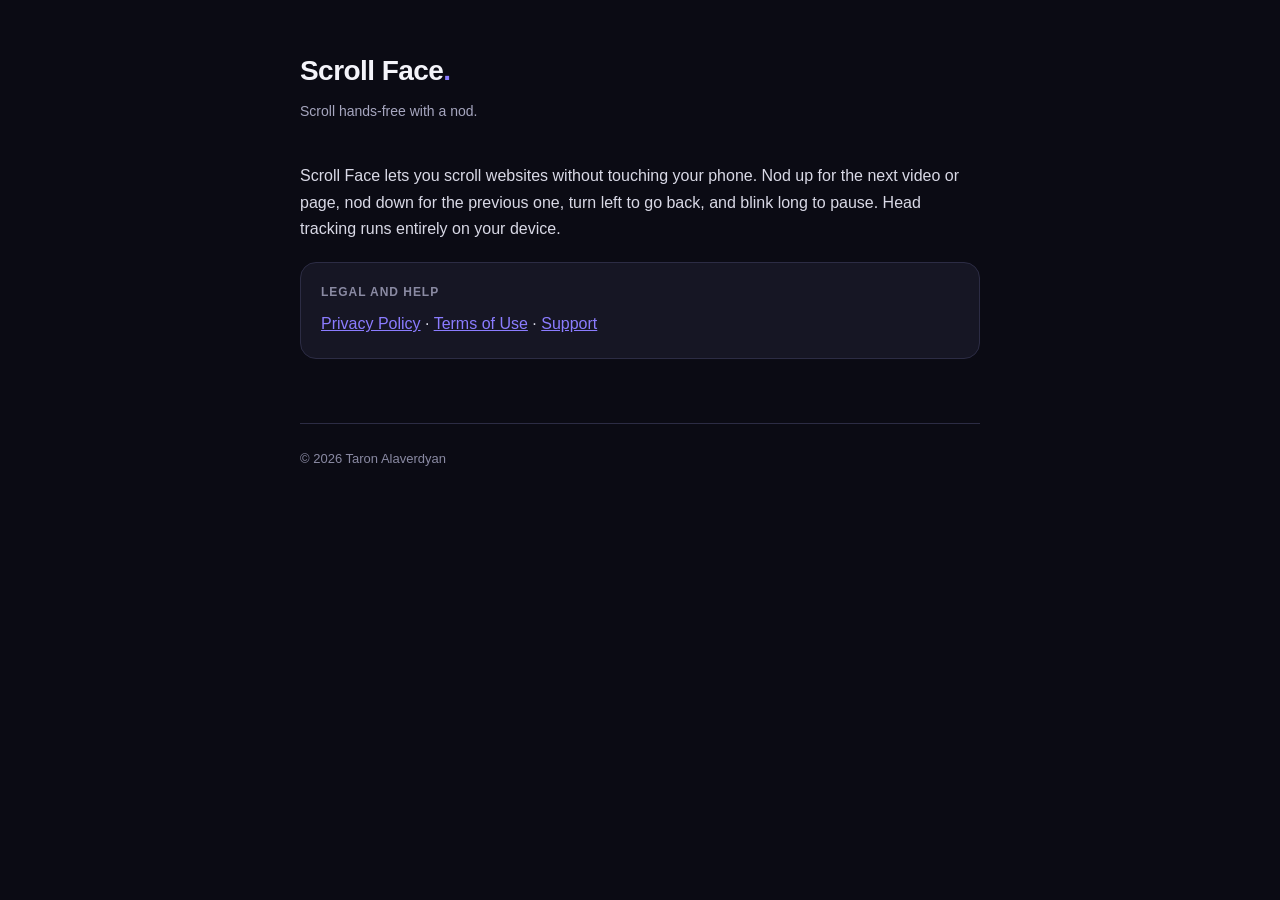
<file: index.html>
<!doctype html>
<html lang="en">
  <head>
    <meta charset="utf-8" />
    <meta name="viewport" content="width=device-width,initial-scale=1" />
    <title>Scroll Face</title>
    <link rel="stylesheet" href="style.css" />
  </head>
  <body>
    <div class="wrap">
      <a class="brand" href="./">Scroll Face<span>.</span></a>
      <p class="tag">Scroll hands-free with a nod.</p>

      <p>
        Scroll Face lets you scroll websites without touching your phone. Nod up for the next video
        or page, nod down for the previous one, turn left to go back, and blink long to pause. Head
        tracking runs entirely on your device.
      </p>

      <div class="card">
        <span class="label">Legal and help</span>
        <p style="margin: 0">
          <a href="privacy.html">Privacy Policy</a> · <a href="terms.html">Terms of Use</a> ·
          <a href="support.html">Support</a>
        </p>
      </div>

      <footer>© 2026 Taron Alaverdyan</footer>
    </div>
  </body>
</html>
</file>
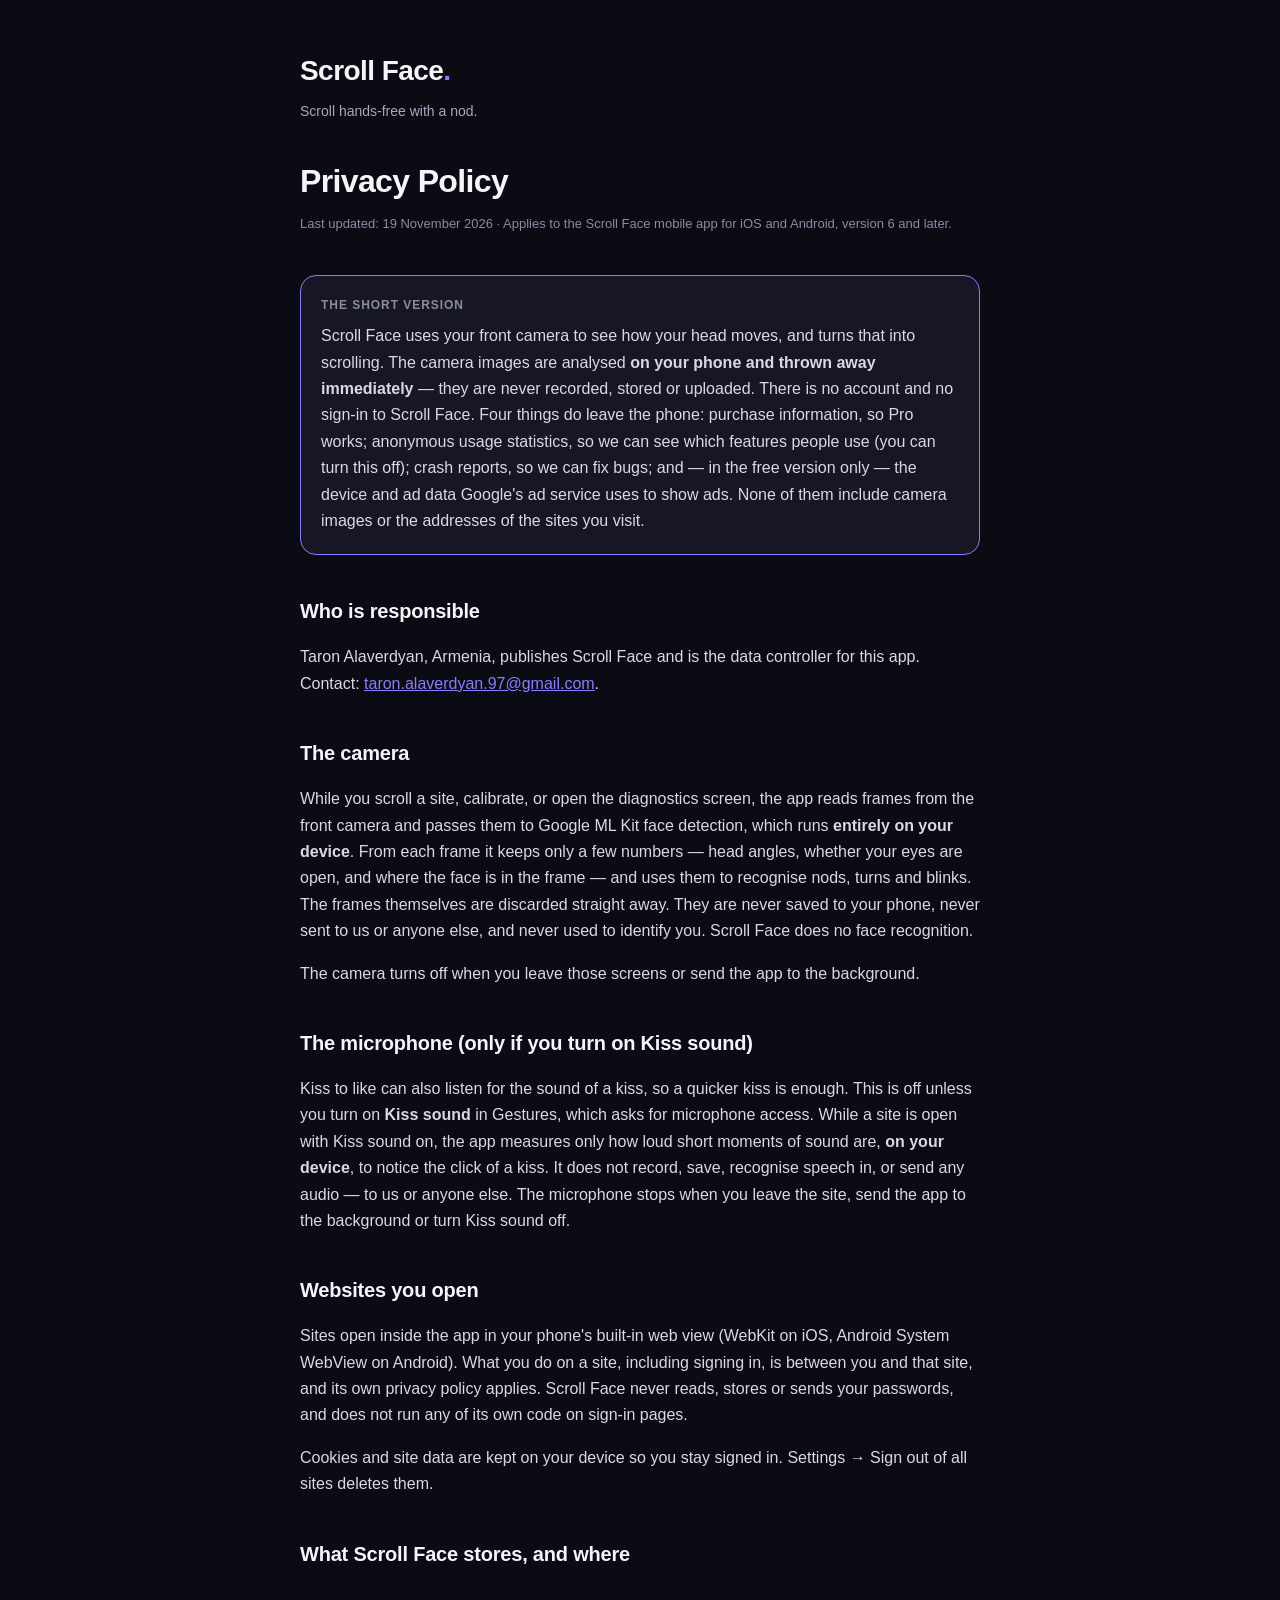
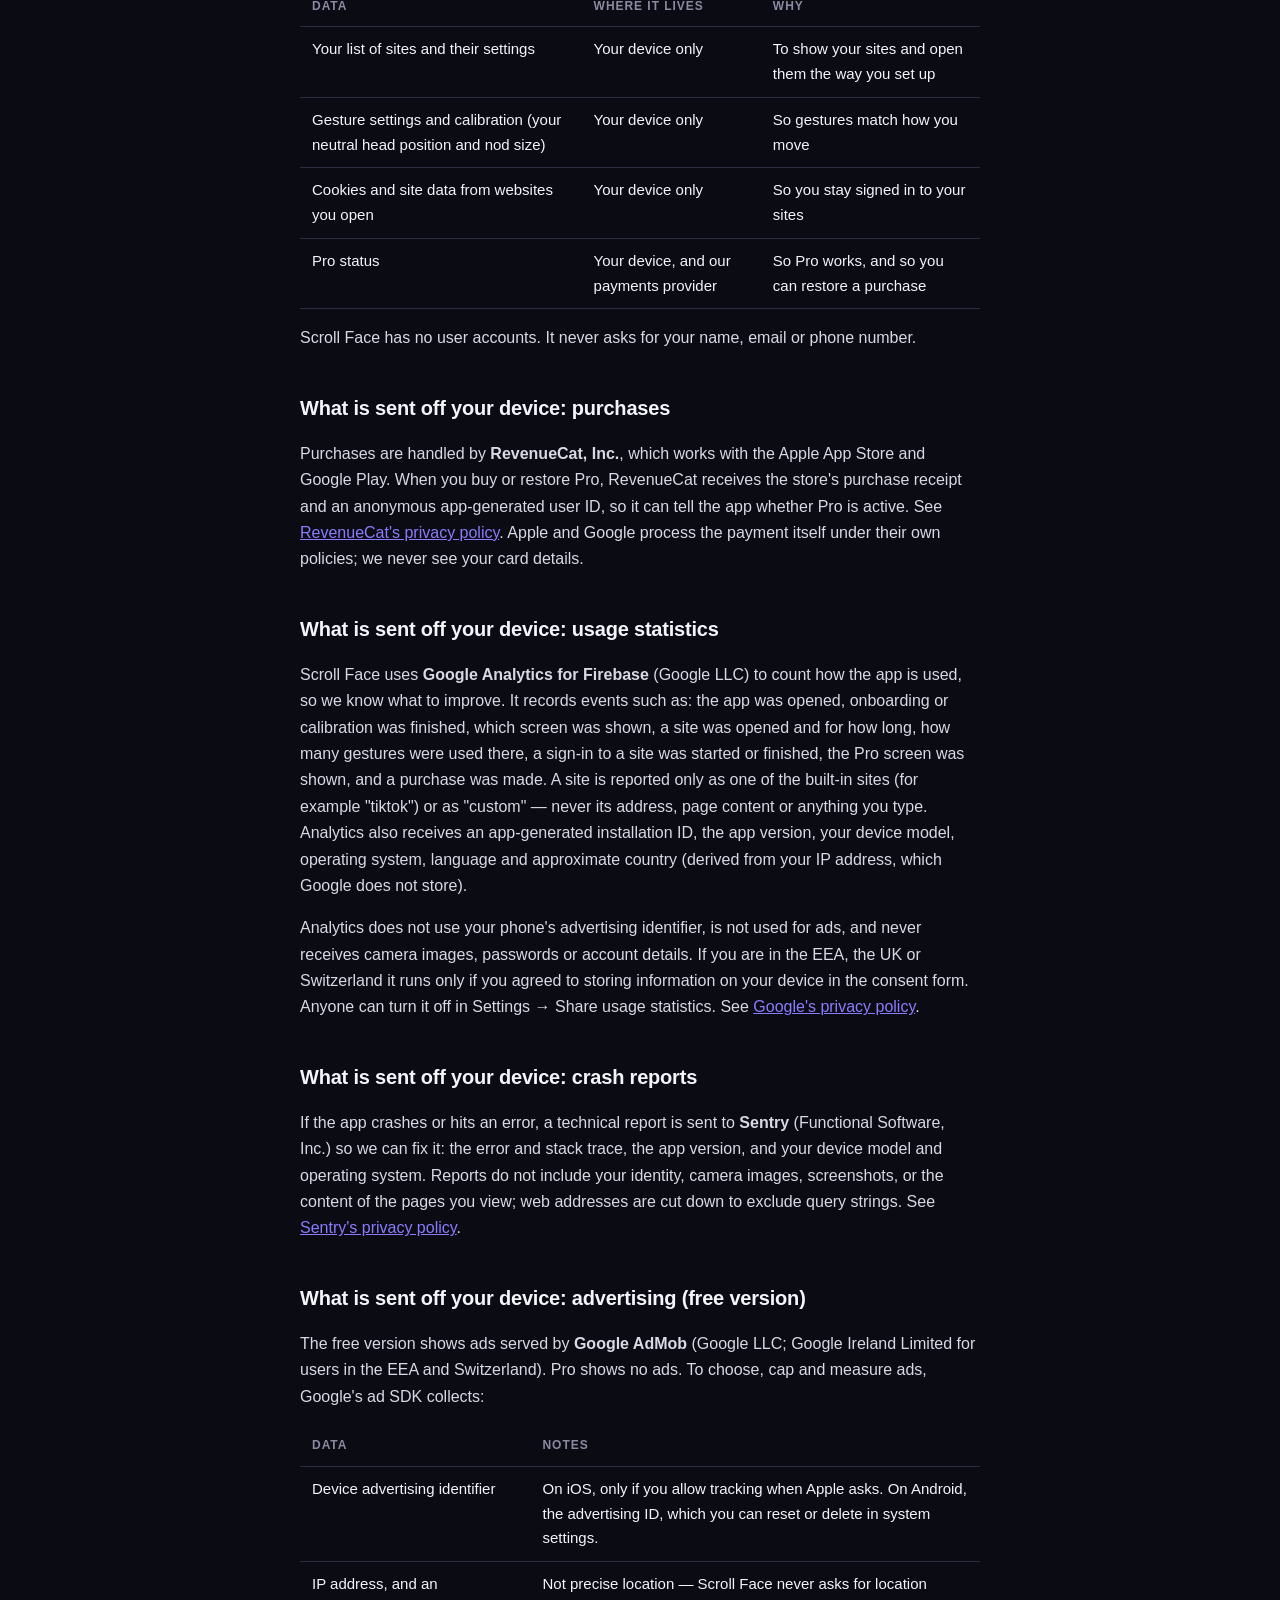
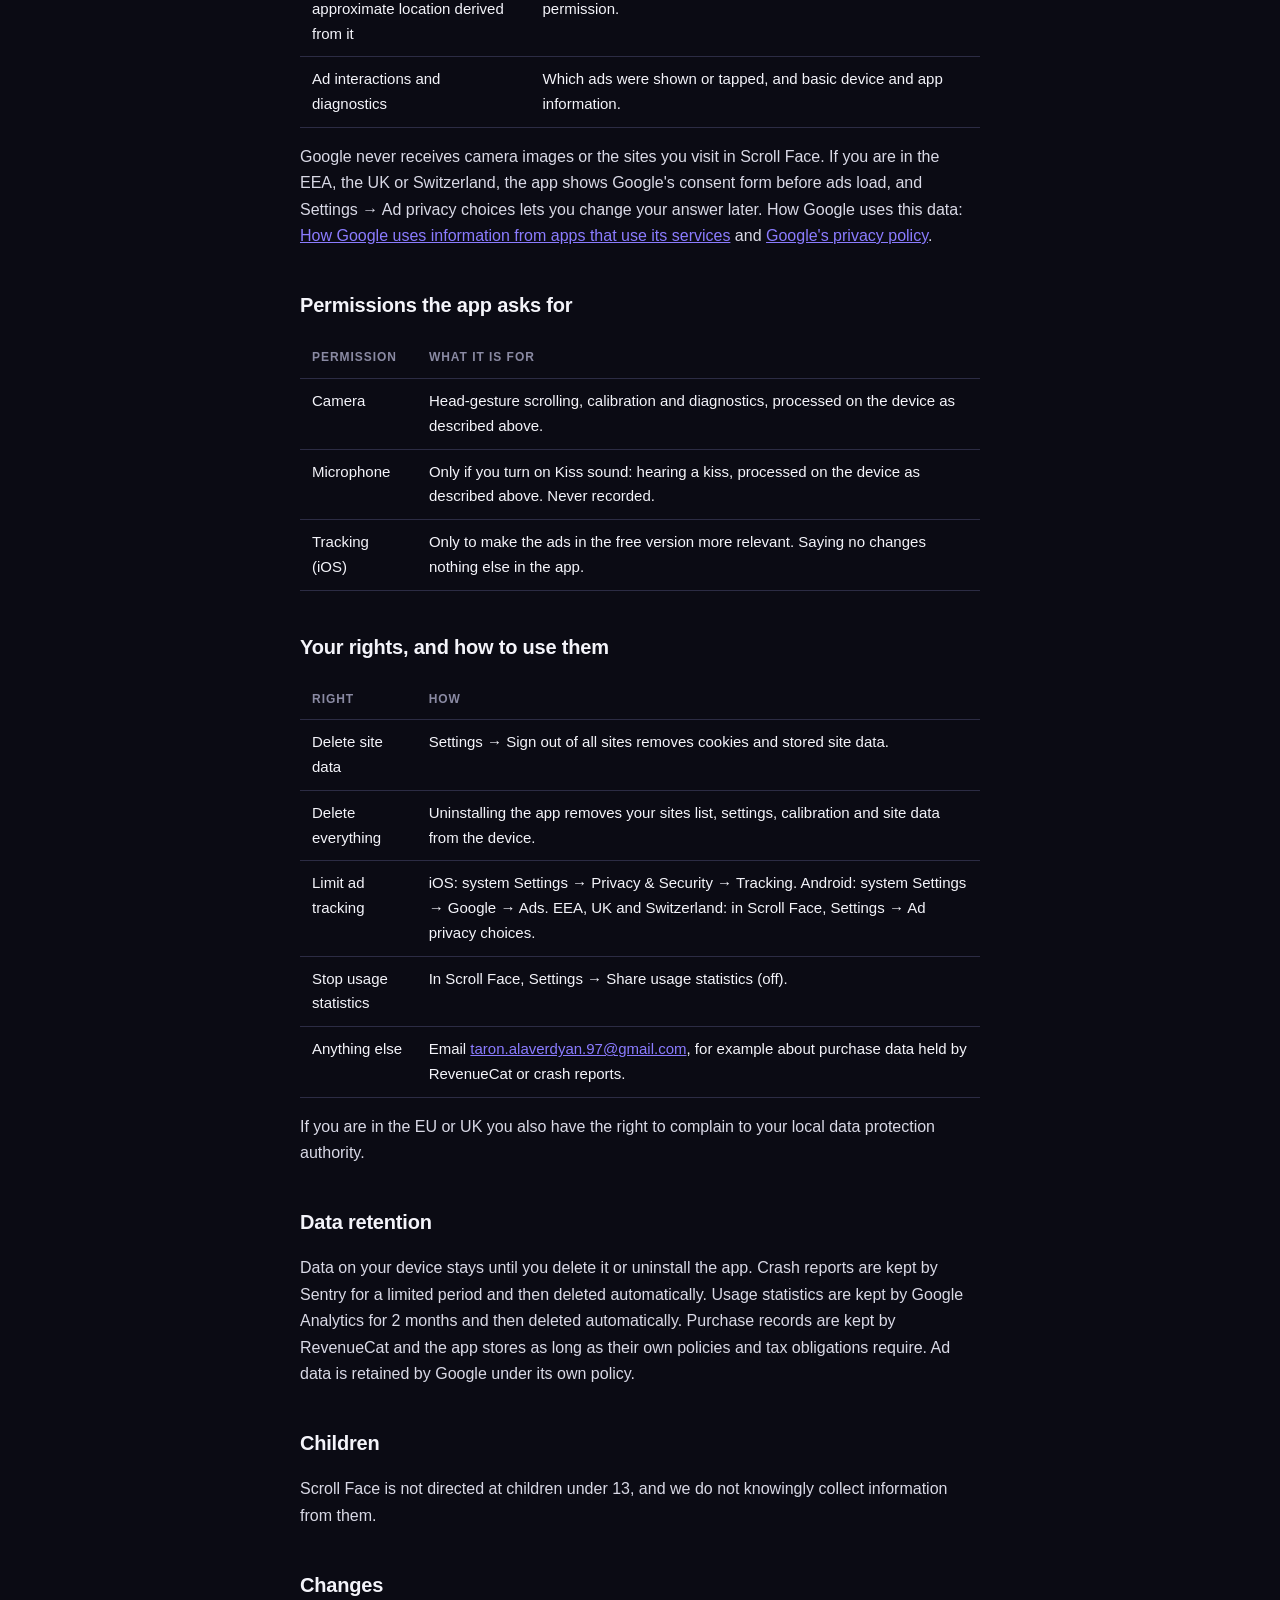
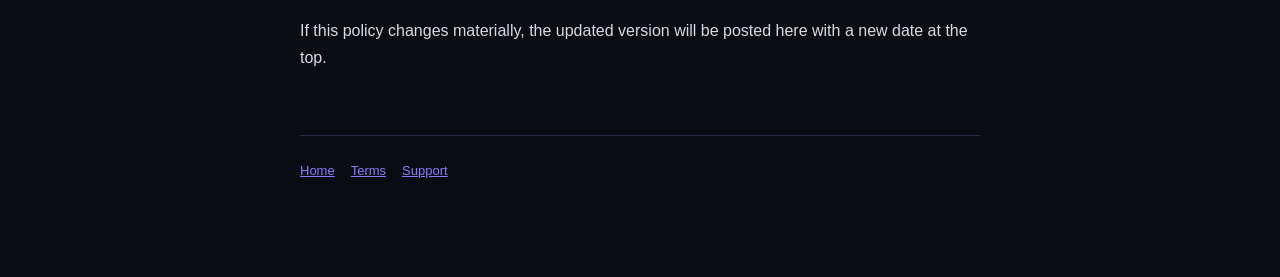
<file: privacy.html>
<!doctype html>
<html lang="en">
  <head>
    <meta charset="utf-8" />
    <meta name="viewport" content="width=device-width,initial-scale=1" />
    <title>Privacy Policy — Scroll Face</title>
    <link rel="stylesheet" href="style.css" />
  </head>
  <body>
    <div class="wrap">
      <a class="brand" href="./">Scroll Face<span>.</span></a>
      <p class="tag">Scroll hands-free with a nod.</p>

      <h1>Privacy Policy</h1>
      <p class="meta">
        Last updated: 19 November 2026 · Applies to the Scroll Face mobile app for iOS and Android,
        version 6 and later.
      </p>

      <div class="card accent">
        <span class="label">The short version</span>
        <p style="margin: 0">
          Scroll Face uses your front camera to see how your head moves, and turns that into
          scrolling. The camera images are analysed
          <strong>on your phone and thrown away immediately</strong> — they are never recorded,
          stored or uploaded. There is no account and no sign-in to Scroll Face. Four things do
          leave the phone: purchase information, so Pro works; anonymous usage statistics, so we can
          see which features people use (you can turn this off); crash reports, so we can fix bugs;
          and — in the free version only — the device and ad data Google's ad service uses to show
          ads. None of them include camera images or the addresses of the sites you visit.
        </p>
      </div>

      <h2>Who is responsible</h2>
      <p>
        Taron Alaverdyan, Armenia, publishes Scroll Face and is the data controller for this app.
        Contact: <a href="mailto:taron.alaverdyan.97@gmail.com">taron.alaverdyan.97@gmail.com</a>.
      </p>

      <h2>The camera</h2>
      <p>
        While you scroll a site, calibrate, or open the diagnostics screen, the app reads frames
        from the front camera and passes them to Google ML Kit face detection, which runs
        <strong>entirely on your device</strong>. From each frame it keeps only a few numbers — head
        angles, whether your eyes are open, and where the face is in the frame — and uses them to
        recognise nods, turns and blinks. The frames themselves are discarded straight away. They
        are never saved to your phone, never sent to us or anyone else, and never used to identify
        you. Scroll Face does no face recognition.
      </p>
      <p>The camera turns off when you leave those screens or send the app to the background.</p>

      <h2>The microphone (only if you turn on Kiss sound)</h2>
      <p>
        Kiss to like can also listen for the sound of a kiss, so a quicker kiss is enough. This is
        off unless you turn on <strong>Kiss sound</strong> in Gestures, which asks for microphone
        access. While a site is open with Kiss sound on, the app measures only how loud short
        moments of sound are, <strong>on your device</strong>, to notice the click of a kiss. It does
        not record, save, recognise speech in, or send any audio — to us or anyone else. The
        microphone stops when you leave the site, send the app to the background or turn Kiss
        sound off.
      </p>

      <h2>Websites you open</h2>
      <p>
        Sites open inside the app in your phone's built-in web view (WebKit on iOS, Android System
        WebView on Android). What you do on a site, including signing in, is between you and that
        site, and its own privacy policy applies. Scroll Face never reads, stores or sends your
        passwords, and does not run any of its own code on sign-in pages.
      </p>
      <p>
        Cookies and site data are kept on your device so you stay signed in. Settings → Sign out of
        all sites deletes them.
      </p>

      <h2>What Scroll Face stores, and where</h2>
      <table>
        <tr>
          <th>Data</th>
          <th>Where it lives</th>
          <th>Why</th>
        </tr>
        <tr>
          <td>Your list of sites and their settings</td>
          <td>Your device only</td>
          <td>To show your sites and open them the way you set up</td>
        </tr>
        <tr>
          <td>Gesture settings and calibration (your neutral head position and nod size)</td>
          <td>Your device only</td>
          <td>So gestures match how you move</td>
        </tr>
        <tr>
          <td>Cookies and site data from websites you open</td>
          <td>Your device only</td>
          <td>So you stay signed in to your sites</td>
        </tr>
        <tr>
          <td>Pro status</td>
          <td>Your device, and our payments provider</td>
          <td>So Pro works, and so you can restore a purchase</td>
        </tr>
      </table>
      <p>Scroll Face has no user accounts. It never asks for your name, email or phone number.</p>

      <h2>What is sent off your device: purchases</h2>
      <p>
        Purchases are handled by <strong>RevenueCat, Inc.</strong>, which works with the Apple App
        Store and Google Play. When you buy or restore Pro, RevenueCat receives the store's purchase
        receipt and an anonymous app-generated user ID, so it can tell the app whether Pro is
        active. See
        <a href="https://www.revenuecat.com/privacy" rel="noopener">RevenueCat's privacy policy</a>.
        Apple and Google process the payment itself under their own policies; we never see your card
        details.
      </p>

      <h2>What is sent off your device: usage statistics</h2>
      <p>
        Scroll Face uses <strong>Google Analytics for Firebase</strong> (Google LLC) to count how
        the app is used, so we know what to improve. It records events such as: the app was opened,
        onboarding or calibration was finished, which screen was shown, a site was opened and for
        how long, how many gestures were used there, a sign-in to a site was started or finished,
        the Pro screen was shown, and a purchase was made. A site is reported only as one of the
        built-in sites (for example "tiktok") or as "custom" — never its address, page content or
        anything you type. Analytics also receives an app-generated installation ID, the app
        version, your device model, operating system, language and approximate country (derived from
        your IP address, which Google does not store).
      </p>
      <p>
        Analytics does not use your phone's advertising identifier, is not used for ads, and never
        receives camera images, passwords or account details. If you are in the EEA, the UK or
        Switzerland it runs only if you agreed to storing information on your device in the consent
        form. Anyone can turn it off in Settings → Share usage statistics. See
        <a href="https://policies.google.com/privacy" rel="noopener">Google's privacy policy</a>.
      </p>

      <h2>What is sent off your device: crash reports</h2>
      <p>
        If the app crashes or hits an error, a technical report is sent to
        <strong>Sentry</strong> (Functional Software, Inc.) so we can fix it: the error and stack
        trace, the app version, and your device model and operating system. Reports do not include
        your identity, camera images, screenshots, or the content of the pages you view; web
        addresses are cut down to exclude query strings. See
        <a href="https://sentry.io/privacy/" rel="noopener">Sentry's privacy policy</a>.
      </p>

      <h2>What is sent off your device: advertising (free version)</h2>
      <p>
        The free version shows ads served by <strong>Google AdMob</strong> (Google LLC; Google
        Ireland Limited for users in the EEA and Switzerland). Pro shows no ads. To choose, cap and
        measure ads, Google's ad SDK collects:
      </p>
      <table>
        <tr>
          <th>Data</th>
          <th>Notes</th>
        </tr>
        <tr>
          <td>Device advertising identifier</td>
          <td>
            On iOS, only if you allow tracking when Apple asks. On Android, the advertising ID,
            which you can reset or delete in system settings.
          </td>
        </tr>
        <tr>
          <td>IP address, and an approximate location derived from it</td>
          <td>Not precise location — Scroll Face never asks for location permission.</td>
        </tr>
        <tr>
          <td>Ad interactions and diagnostics</td>
          <td>Which ads were shown or tapped, and basic device and app information.</td>
        </tr>
      </table>
      <p>
        Google never receives camera images or the sites you visit in Scroll Face. If you are in the
        EEA, the UK or Switzerland, the app shows Google's consent form before ads load, and
        Settings → Ad privacy choices lets you change your answer later. How Google uses this data:
        <a href="https://policies.google.com/technologies/partner-sites" rel="noopener"
          >How Google uses information from apps that use its services</a
        >
        and
        <a href="https://policies.google.com/privacy" rel="noopener">Google's privacy policy</a>.
      </p>

      <h2>Permissions the app asks for</h2>
      <table>
        <tr>
          <th>Permission</th>
          <th>What it is for</th>
        </tr>
        <tr>
          <td>Camera</td>
          <td>
            Head-gesture scrolling, calibration and diagnostics, processed on the device as
            described above.
          </td>
        </tr>
        <tr>
          <td>Microphone</td>
          <td>
            Only if you turn on Kiss sound: hearing a kiss, processed on the device as described
            above. Never recorded.
          </td>
        </tr>
        <tr>
          <td>Tracking (iOS)</td>
          <td>
            Only to make the ads in the free version more relevant. Saying no changes nothing else
            in the app.
          </td>
        </tr>
      </table>

      <h2>Your rights, and how to use them</h2>
      <table>
        <tr>
          <th>Right</th>
          <th>How</th>
        </tr>
        <tr>
          <td>Delete site data</td>
          <td>Settings → Sign out of all sites removes cookies and stored site data.</td>
        </tr>
        <tr>
          <td>Delete everything</td>
          <td>
            Uninstalling the app removes your sites list, settings, calibration and site data from
            the device.
          </td>
        </tr>
        <tr>
          <td>Limit ad tracking</td>
          <td>
            iOS: system Settings → Privacy &amp; Security → Tracking. Android: system Settings →
            Google → Ads. EEA, UK and Switzerland: in Scroll Face, Settings → Ad privacy choices.
          </td>
        </tr>
        <tr>
          <td>Stop usage statistics</td>
          <td>In Scroll Face, Settings → Share usage statistics (off).</td>
        </tr>
        <tr>
          <td>Anything else</td>
          <td>
            Email <a href="mailto:taron.alaverdyan.97@gmail.com">taron.alaverdyan.97@gmail.com</a>,
            for example about purchase data held by RevenueCat or crash reports.
          </td>
        </tr>
      </table>
      <p>
        If you are in the EU or UK you also have the right to complain to your local data protection
        authority.
      </p>

      <h2>Data retention</h2>
      <p>
        Data on your device stays until you delete it or uninstall the app. Crash reports are kept
        by Sentry for a limited period and then deleted automatically. Usage statistics are kept by
        Google Analytics for 2 months and then deleted automatically. Purchase records are kept by
        RevenueCat and the app stores as long as their own policies and tax obligations require. Ad
        data is retained by Google under its own policy.
      </p>

      <h2>Children</h2>
      <p>
        Scroll Face is not directed at children under 13, and we do not knowingly collect
        information from them.
      </p>

      <h2>Changes</h2>
      <p>
        If this policy changes materially, the updated version will be posted here with a new date
        at the top.
      </p>

      <footer>
        <a href="./">Home</a><a href="terms.html">Terms</a><a href="support.html">Support</a>
      </footer>
    </div>
  </body>
</html>
</file>
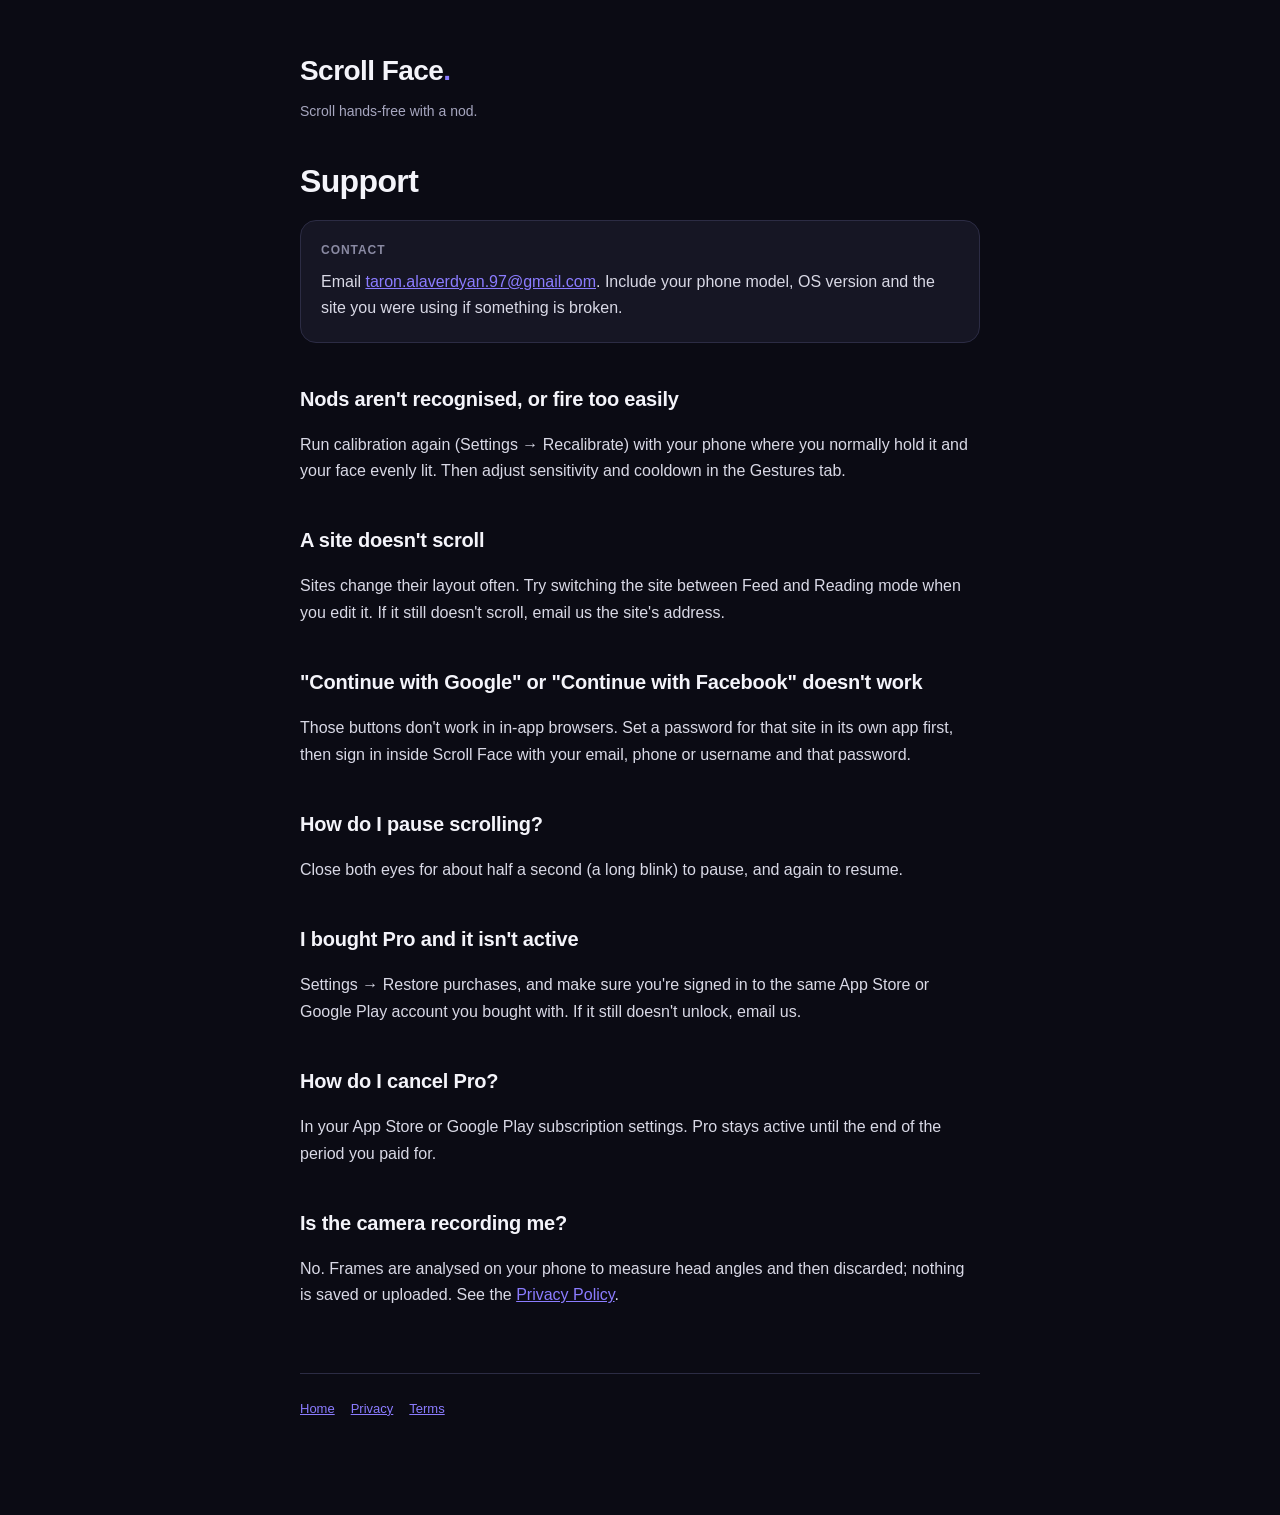
<file: support.html>
<!doctype html>
<html lang="en">
  <head>
    <meta charset="utf-8" />
    <meta name="viewport" content="width=device-width,initial-scale=1" />
    <title>Support — Scroll Face</title>
    <link rel="stylesheet" href="style.css" />
  </head>
  <body>
    <div class="wrap">
      <a class="brand" href="./">Scroll Face<span>.</span></a>
      <p class="tag">Scroll hands-free with a nod.</p>

      <h1>Support</h1>

      <div class="card">
        <span class="label">Contact</span>
        <p style="margin: 0">
          Email <a href="mailto:taron.alaverdyan.97@gmail.com">taron.alaverdyan.97@gmail.com</a>.
          Include your phone model, OS version and the site you were using if something is broken.
        </p>
      </div>

      <h2>Nods aren't recognised, or fire too easily</h2>
      <p>
        Run calibration again (Settings → Recalibrate) with your phone where you normally hold it
        and your face evenly lit. Then adjust sensitivity and cooldown in the Gestures tab.
      </p>

      <h2>A site doesn't scroll</h2>
      <p>
        Sites change their layout often. Try switching the site between Feed and Reading mode when
        you edit it. If it still doesn't scroll, email us the site's address.
      </p>

      <h2>"Continue with Google" or "Continue with Facebook" doesn't work</h2>
      <p>
        Those buttons don't work in in-app browsers. Set a password for that site in its own app
        first, then sign in inside Scroll Face with your email, phone or username and that password.
      </p>

      <h2>How do I pause scrolling?</h2>
      <p>Close both eyes for about half a second (a long blink) to pause, and again to resume.</p>

      <h2>I bought Pro and it isn't active</h2>
      <p>
        Settings → Restore purchases, and make sure you're signed in to the same App Store or Google
        Play account you bought with. If it still doesn't unlock, email us.
      </p>

      <h2>How do I cancel Pro?</h2>
      <p>
        In your App Store or Google Play subscription settings. Pro stays active until the end of
        the period you paid for.
      </p>

      <h2>Is the camera recording me?</h2>
      <p>
        No. Frames are analysed on your phone to measure head angles and then discarded; nothing is
        saved or uploaded. See the <a href="privacy.html">Privacy Policy</a>.
      </p>

      <footer>
        <a href="./">Home</a><a href="privacy.html">Privacy</a><a href="terms.html">Terms</a>
      </footer>
    </div>
  </body>
</html>
</file>
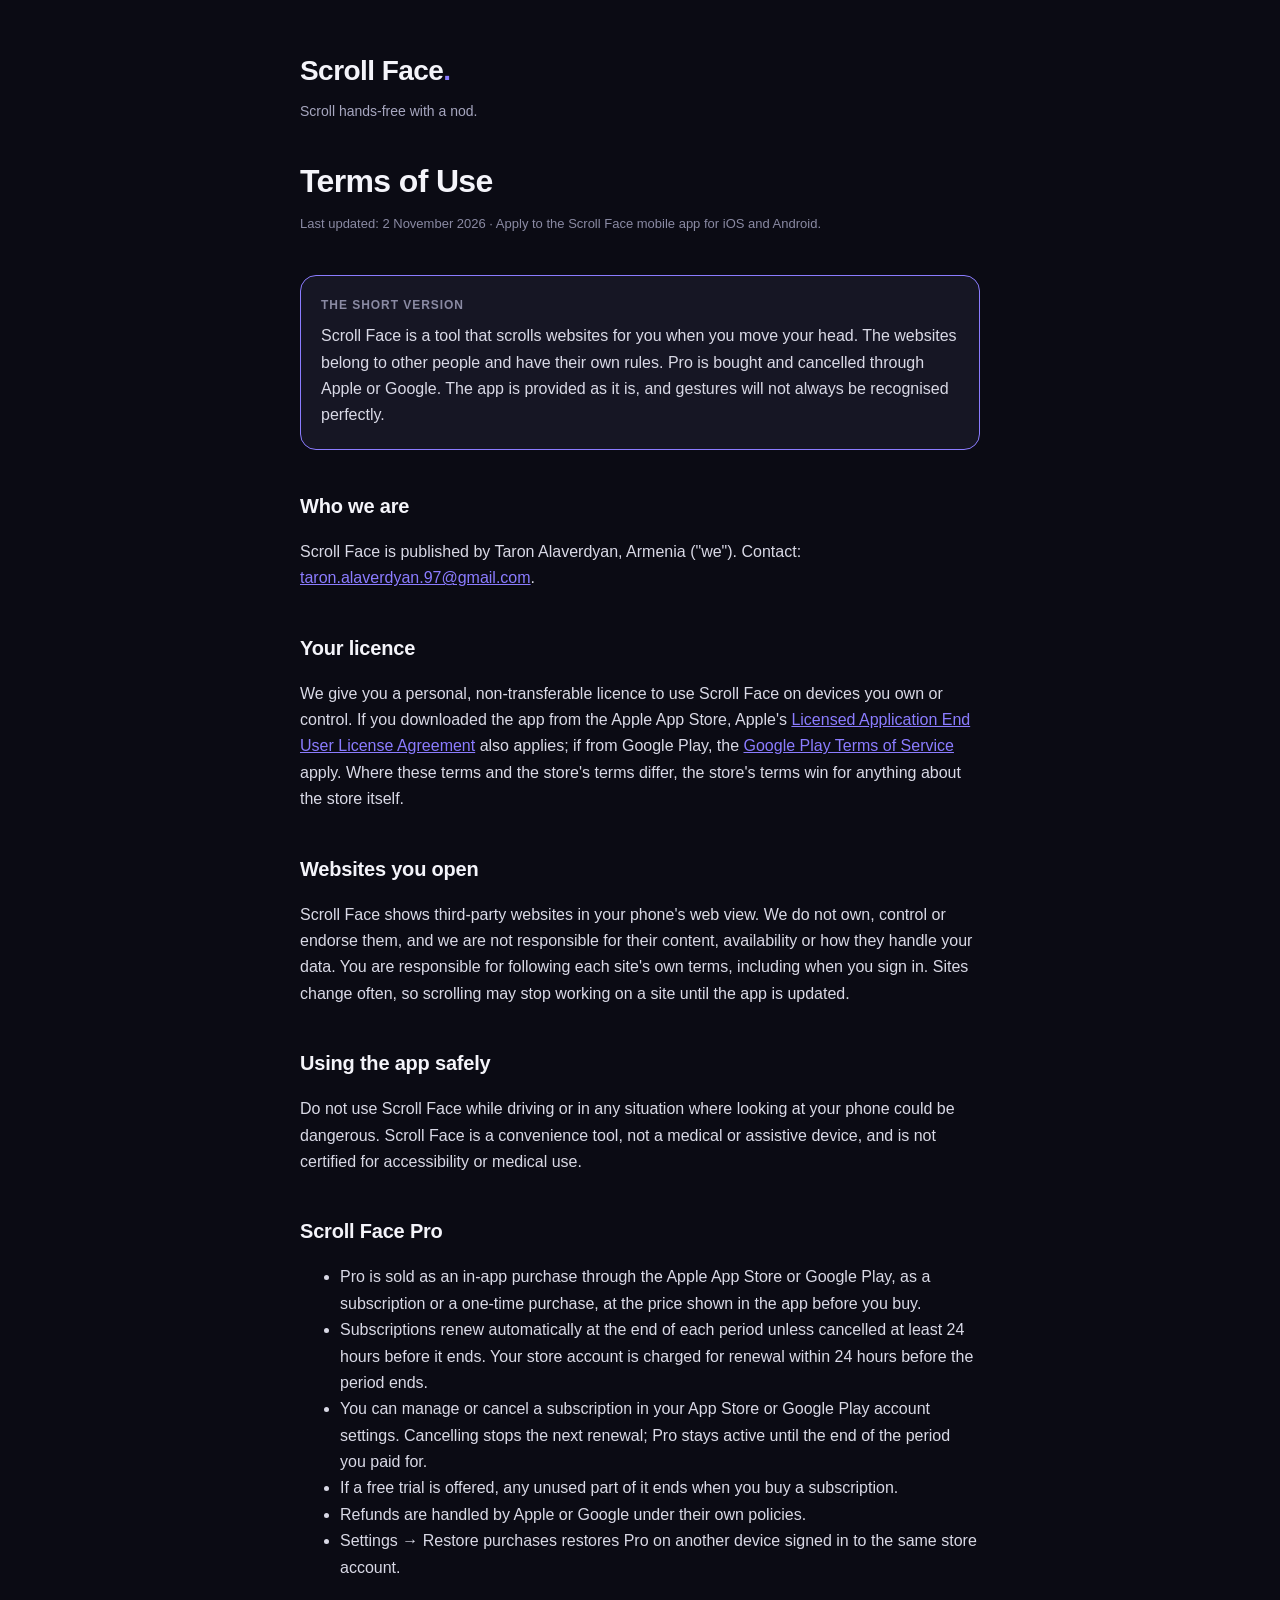
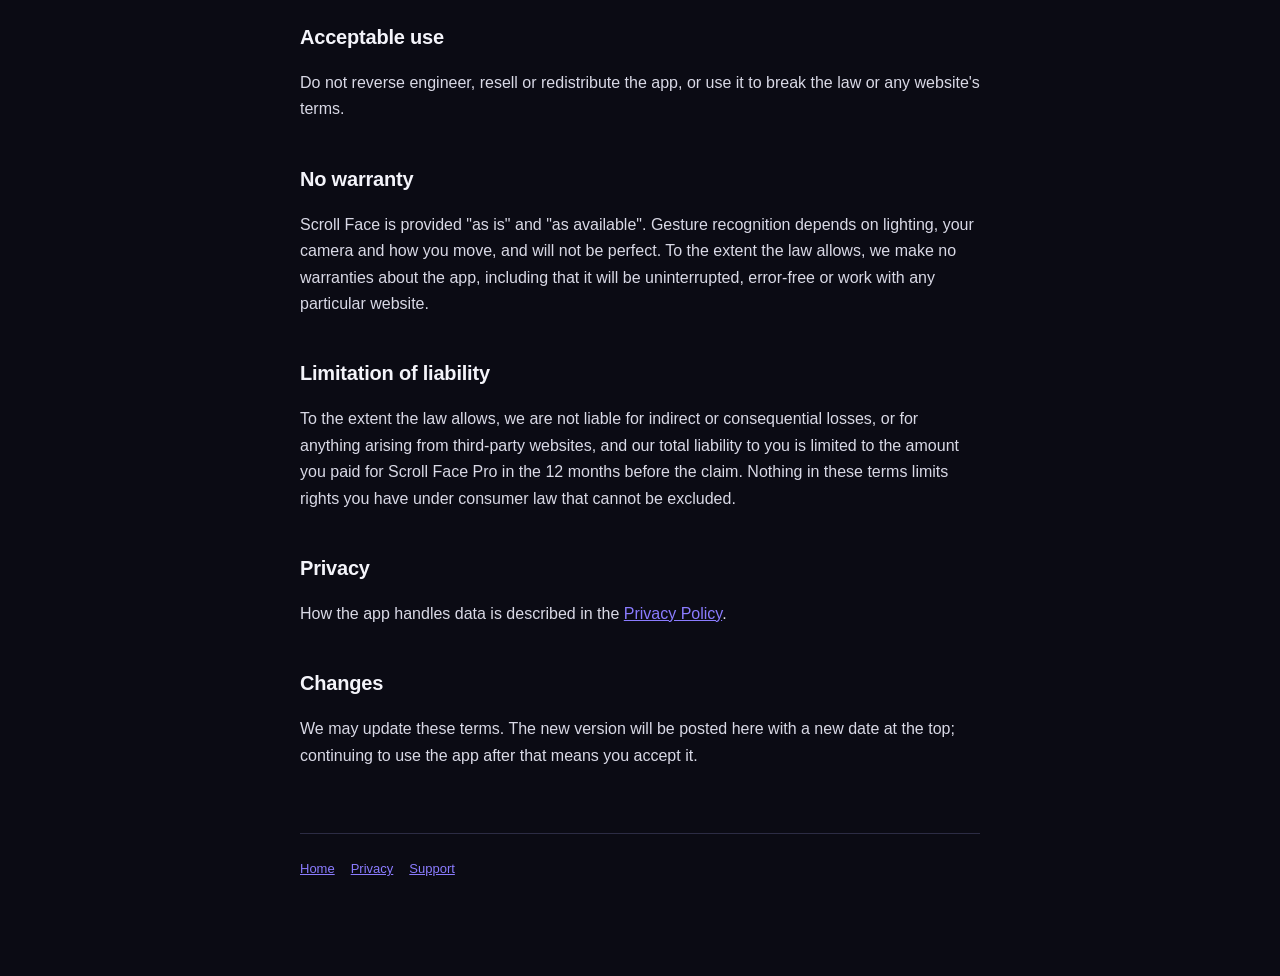
<file: terms.html>
<!doctype html>
<html lang="en">
  <head>
    <meta charset="utf-8" />
    <meta name="viewport" content="width=device-width,initial-scale=1" />
    <title>Terms of Use — Scroll Face</title>
    <link rel="stylesheet" href="style.css" />
  </head>
  <body>
    <div class="wrap">
      <a class="brand" href="./">Scroll Face<span>.</span></a>
      <p class="tag">Scroll hands-free with a nod.</p>

      <h1>Terms of Use</h1>
      <p class="meta">
        Last updated: 2 November 2026 · Apply to the Scroll Face mobile app for iOS and Android.
      </p>

      <div class="card accent">
        <span class="label">The short version</span>
        <p style="margin: 0">
          Scroll Face is a tool that scrolls websites for you when you move your head. The websites
          belong to other people and have their own rules. Pro is bought and cancelled through Apple
          or Google. The app is provided as it is, and gestures will not always be recognised
          perfectly.
        </p>
      </div>

      <h2>Who we are</h2>
      <p>
        Scroll Face is published by Taron Alaverdyan, Armenia ("we"). Contact:
        <a href="mailto:taron.alaverdyan.97@gmail.com">taron.alaverdyan.97@gmail.com</a>.
      </p>

      <h2>Your licence</h2>
      <p>
        We give you a personal, non-transferable licence to use Scroll Face on devices you own or
        control. If you downloaded the app from the Apple App Store, Apple's
        <a href="https://www.apple.com/legal/internet-services/itunes/dev/stdeula/" rel="noopener"
          >Licensed Application End User License Agreement</a
        >
        also applies; if from Google Play, the
        <a href="https://play.google/intl/en_us/play-terms/" rel="noopener"
          >Google Play Terms of Service</a
        >
        apply. Where these terms and the store's terms differ, the store's terms win for anything
        about the store itself.
      </p>

      <h2>Websites you open</h2>
      <p>
        Scroll Face shows third-party websites in your phone's web view. We do not own, control or
        endorse them, and we are not responsible for their content, availability or how they handle
        your data. You are responsible for following each site's own terms, including when you sign
        in. Sites change often, so scrolling may stop working on a site until the app is updated.
      </p>

      <h2>Using the app safely</h2>
      <p>
        Do not use Scroll Face while driving or in any situation where looking at your phone could
        be dangerous. Scroll Face is a convenience tool, not a medical or assistive device, and is
        not certified for accessibility or medical use.
      </p>

      <h2>Scroll Face Pro</h2>
      <ul>
        <li>
          Pro is sold as an in-app purchase through the Apple App Store or Google Play, as a
          subscription or a one-time purchase, at the price shown in the app before you buy.
        </li>
        <li>
          Subscriptions renew automatically at the end of each period unless cancelled at least 24
          hours before it ends. Your store account is charged for renewal within 24 hours before the
          period ends.
        </li>
        <li>
          You can manage or cancel a subscription in your App Store or Google Play account settings.
          Cancelling stops the next renewal; Pro stays active until the end of the period you paid
          for.
        </li>
        <li>If a free trial is offered, any unused part of it ends when you buy a subscription.</li>
        <li>Refunds are handled by Apple or Google under their own policies.</li>
        <li>
          Settings → Restore purchases restores Pro on another device signed in to the same store
          account.
        </li>
      </ul>

      <h2>Acceptable use</h2>
      <p>
        Do not reverse engineer, resell or redistribute the app, or use it to break the law or any
        website's terms.
      </p>

      <h2>No warranty</h2>
      <p>
        Scroll Face is provided "as is" and "as available". Gesture recognition depends on lighting,
        your camera and how you move, and will not be perfect. To the extent the law allows, we make
        no warranties about the app, including that it will be uninterrupted, error-free or work
        with any particular website.
      </p>

      <h2>Limitation of liability</h2>
      <p>
        To the extent the law allows, we are not liable for indirect or consequential losses, or for
        anything arising from third-party websites, and our total liability to you is limited to the
        amount you paid for Scroll Face Pro in the 12 months before the claim. Nothing in these
        terms limits rights you have under consumer law that cannot be excluded.
      </p>

      <h2>Privacy</h2>
      <p>How the app handles data is described in the <a href="privacy.html">Privacy Policy</a>.</p>

      <h2>Changes</h2>
      <p>
        We may update these terms. The new version will be posted here with a new date at the top;
        continuing to use the app after that means you accept it.
      </p>

      <footer>
        <a href="./">Home</a><a href="privacy.html">Privacy</a><a href="support.html">Support</a>
      </footer>
    </div>
  </body>
</html>
</file>
<file: style.css>
/* Scroll Face — SPEC §3 tokens. Dark only, same as the app. */
:root {
  --bg: #0b0b14;
  --surface: #161624;
  --surface-2: #1f1f31;
  --border: #2c2c44;
  --text: #f4f4fa;
  --muted: #a6a6bf;
  --dim: #8a8aa3;
  --accent: #8b7cff;
  --secondary: #ff7eb6;
}
* {
  box-sizing: border-box;
}
body {
  margin: 0;
  background: var(--bg);
  color: var(--text);
  font-family:
    Inter,
    -apple-system,
    BlinkMacSystemFont,
    'Segoe UI',
    Roboto,
    sans-serif;
  font-size: 16px;
  line-height: 1.65;
  -webkit-font-smoothing: antialiased;
}
.wrap {
  max-width: 720px;
  margin: 0 auto;
  padding: 48px 20px 96px;
}
.brand {
  font-size: 28px;
  font-weight: 700;
  letter-spacing: -0.02em;
  text-decoration: none;
  color: var(--text);
}
.brand span {
  color: var(--accent);
}
.tag {
  color: var(--muted);
  font-size: 14px;
  margin: 6px 0 40px;
}
h1 {
  font-size: 32px;
  line-height: 1.15;
  font-weight: 700;
  letter-spacing: -0.02em;
  margin: 0 0 8px;
}
h2 {
  font-size: 20px;
  font-weight: 600;
  letter-spacing: -0.01em;
  margin: 40px 0 12px;
}
p,
li {
  color: #d9d9e6;
}
a {
  color: var(--accent);
}
.meta {
  color: var(--dim);
  font-size: 13px;
  margin-bottom: 40px;
}
.card {
  background: var(--surface);
  border: 1px solid var(--border);
  border-radius: 16px;
  padding: 20px;
  margin: 20px 0;
}
.card.accent {
  border-color: var(--accent);
}
.label {
  font-size: 12px;
  font-weight: 600;
  letter-spacing: 0.08em;
  text-transform: uppercase;
  color: var(--dim);
  display: block;
  margin-bottom: 8px;
}
table {
  width: 100%;
  border-collapse: collapse;
  margin: 16px 0;
  font-size: 15px;
}
th,
td {
  text-align: left;
  padding: 10px 12px;
  border-bottom: 1px solid var(--border);
  vertical-align: top;
}
th {
  color: var(--dim);
  font-size: 12px;
  text-transform: uppercase;
  letter-spacing: 0.08em;
  font-weight: 600;
}
footer {
  margin-top: 64px;
  padding-top: 24px;
  border-top: 1px solid var(--border);
  color: var(--dim);
  font-size: 13px;
}
footer a {
  margin-right: 16px;
}
@media (max-width: 480px) {
  table {
    font-size: 14px;
  }
  th,
  td {
    padding: 8px 6px;
  }
}
</file>
